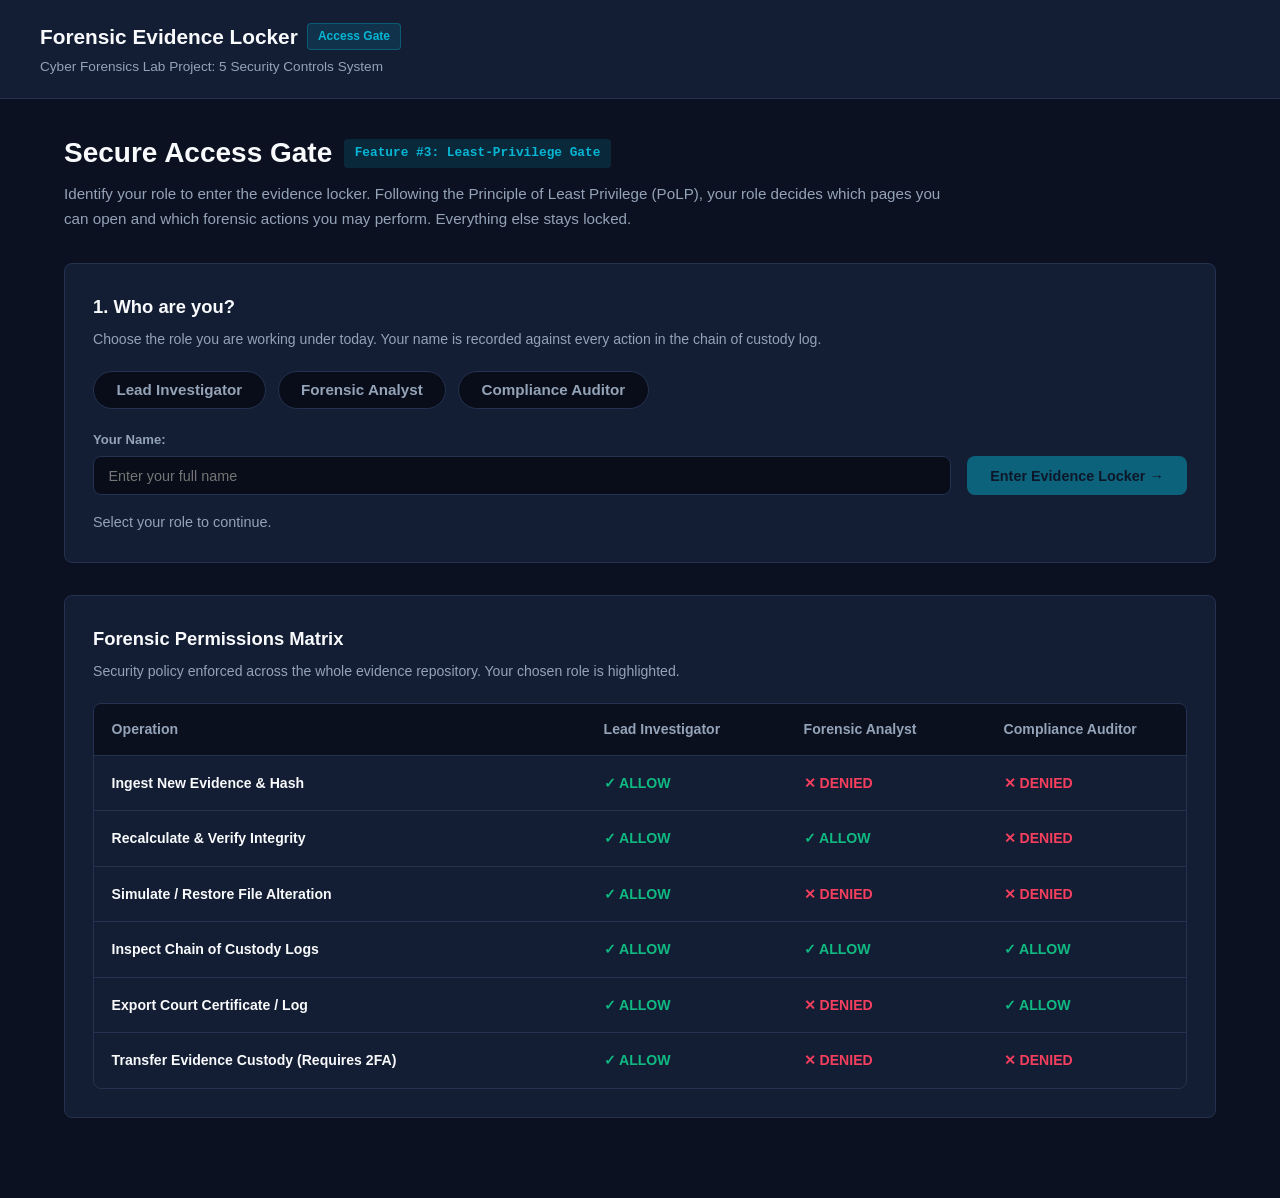
<file: index.html>
<!DOCTYPE html>
<html lang="en">
<head>
  <meta charset="UTF-8">
  <meta name="viewport" content="width=device-width, initial-scale=1.0">
  <title>Evidence Vault - Forensic Evidence Locker</title>
  <link rel="stylesheet" href="styles.css">
  <link rel="stylesheet" href="access.css">
</head>
<body>

  <!-- SITE HEADER & 4-PAGE NAVIGATION -->
  <header class="site-header">
    <div class="header-container">
      <div>
        <div class="brand-title">
          Forensic Evidence Locker <span class="badge">Page 1 of 5</span>
        </div>
        <div class="brand-desc">
          Cyber Forensics Lab Project: 5 Security Controls System
        </div>
      </div>
      <nav class="main-nav">
        <a href="index.html" class="nav-link active">1. Evidence Vault</a>
        <a href="integrity-verifier.html" class="nav-link">2. Integrity Verifier</a>
        <a href="chain-of-custody.html" class="nav-link">3. Chain of Custody</a>
        <a href="rbac-console.html" class="nav-link">4. Access Control</a>
        <a href="security-gateway.html" class="nav-link">5. 2FA &amp; Sanitization</a>
      </nav>
    </div>
  </header>

  <main class="page-container">
    <!-- PAGE TITLE -->
    <div class="page-intro">
      <h1>
        Digital Evidence Ingestion &amp; Vault
        <span class="page-tag">Feature #1: SHA-256 Hashing</span>
      </h1>
      <p>
        Upload forensic files, automatically generate SHA-256 cryptographic hashes upon ingestion, and store digital evidence with unbroken chain of custody records.
      </p>
    </div>

    <!-- SECTION 1: UPLOAD & AUTOMATIC HASHING -->
    <section class="card" data-perm="UPLOAD_EVIDENCE">
      <h2 class="card-title">1. Ingest Evidence File</h2>
      <p class="card-subtitle">
        Select any evidence file (disk dump, PCAP trace, or event log). The browser automatically calculates its SHA-256 cryptographic hash before storing it.
      </p>

      <div class="upload-box">
        <p>Choose an evidence file to compute its SHA-256 hash:</p>
        <input type="file" id="fileUploadInput" style="margin-bottom: 1rem;">
      </div>

      <div class="upload-form-row">
        <div class="form-group">
          <label for="investigatorName">Investigator (Signed-in User):</label>
          <input type="text" id="investigatorName" class="form-input" value="Officer Alex Turner">
        </div>
        <div class="form-group">
          <label for="caseNumber">Case Reference Number:</label>
          <input type="text" id="caseNumber" class="form-input" value="CASE-2026-081">
        </div>
        <div class="form-group" style="justify-content: flex-end;">
          <button type="button" class="btn btn-primary" onclick="handleEvidenceUpload()">
            Ingest &amp; Generate Hash
          </button>
        </div>
      </div>
    </section>

    <!-- SECTION 2: EVIDENCE INVENTORY -->
    <section class="card">
      <div style="display: flex; justify-content: space-between; align-items: center; margin-bottom: 1rem; flex-wrap: wrap; gap: 0.5rem;">
        <div>
          <h2 class="card-title">2. Stored Evidence Inventory</h2>
          <p class="card-subtitle" style="margin-bottom: 0;">
            List of stored evidence items with baseline SHA-256 digests and integrity status.
          </p>
        </div>
        <button class="btn btn-secondary btn-sm" data-perm="UPLOAD_EVIDENCE" onclick="resetToSampleEvidence()">
          Reload Sample Data
        </button>
      </div>

      <div class="evidence-list" id="evidenceContainer">
        <!-- Rendered dynamically via app.js -->
      </div>
    </section>

    <!-- FOOTER NAVIGATION -->
    <div class="page-footer-nav">
      <span style="color: var(--text-muted); font-size: 0.88rem;">Step 1 of 5: Evidence Ingestion Completed</span>
      <a href="integrity-verifier.html" class="btn btn-secondary">
        Next: 2. Live Integrity Verifier &amp; Tamper Lab →
      </a>
    </div>
  </main>

  <div id="toastNotification" class="toast-msg"></div>

  <script src="app.js"></script>
  <script>
    document.addEventListener('DOMContentLoaded', () => {
      initEvidencePage();
    });
  </script>
</body>
</html>
</file>
<file: styles.css>
/* ==========================================================================
   FORENSIC EVIDENCE LOCKER - DESIGN SYSTEM & STYLESHEET
   Clean Dark Tech Theme | Zero text overlap | Generous spacing | Responsive
   ========================================================================== */

:root {
  --bg-main: #0b1120;
  --bg-card: #131d33;
  --bg-card-hover: #17233e;
  --bg-input: #080d19;
  --border-color: #24324f;
  --border-focus: #0ea5e9;

  --text-primary: #f8fafc;
  --text-secondary: #94a3b8;
  --text-muted: #64748b;

  --cyan: #06b6d4;
  --emerald: #10b981;
  --rose: #f43f5e;
  --amber: #f59e0b;
  --purple: #a855f7;

  --font-family: -apple-system, BlinkMacSystemFont, "Segoe UI", Roboto, Helvetica, Arial, sans-serif;
  --font-mono: "Consolas", "Courier New", monospace;

  --radius: 8px;
  --transition: all 0.2s ease-in-out;
}

*, *::before, *::after {
  box-sizing: border-box;
  margin: 0;
  padding: 0;
}

body {
  font-family: var(--font-family);
  background-color: var(--bg-main);
  color: var(--text-primary);
  line-height: 1.6;
  min-height: 100vh;
  padding-bottom: 3rem;
}

/* ==========================================================================
   HEADER & 5-PAGE NAVIGATION
   ========================================================================== */

.site-header {
  background-color: var(--bg-card);
  border-bottom: 1px solid var(--border-color);
  padding: 1.25rem 2rem;
  margin-bottom: 2rem;
}

.header-container {
  max-width: 1200px;
  margin: 0 auto;
  display: flex;
  justify-content: space-between;
  align-items: center;
  flex-wrap: wrap;
  gap: 1.25rem;
}

.brand-title {
  font-size: 1.3rem;
  font-weight: 700;
  color: var(--text-primary);
  display: flex;
  align-items: center;
  gap: 0.6rem;
}

.brand-title span.badge {
  font-size: 0.75rem;
  background-color: rgba(6, 182, 212, 0.15);
  color: var(--cyan);
  padding: 0.2rem 0.6rem;
  border-radius: 4px;
  font-weight: 600;
  border: 1px solid rgba(6, 182, 212, 0.3);
}

.brand-desc {
  font-size: 0.85rem;
  color: var(--text-secondary);
  margin-top: 0.2rem;
}

.main-nav {
  display: flex;
  align-items: center;
  gap: 0.5rem;
  flex-wrap: wrap;
}

.nav-link {
  display: inline-flex;
  align-items: center;
  gap: 0.4rem;
  padding: 0.55rem 0.95rem;
  border-radius: var(--radius);
  font-size: 0.85rem;
  font-weight: 600;
  text-decoration: none;
  color: var(--text-secondary);
  background-color: transparent;
  border: 1px solid transparent;
  transition: var(--transition);
  white-space: nowrap;
}

.nav-link:hover {
  color: var(--text-primary);
  background-color: rgba(255, 255, 255, 0.05);
}

.nav-link.active {
  color: var(--cyan);
  background-color: rgba(6, 182, 212, 0.12);
  border-color: rgba(6, 182, 212, 0.3);
}

/* ==========================================================================
   PAGE CONTAINER & LAYOUT
   ========================================================================== */

.page-container {
  max-width: 1200px;
  margin: 0 auto;
  padding: 0 1.5rem;
}

.page-intro {
  margin-bottom: 2rem;
}

.page-intro h1 {
  font-size: 1.75rem;
  font-weight: 700;
  margin-bottom: 0.4rem;
  color: var(--text-primary);
  display: flex;
  align-items: center;
  gap: 0.75rem;
  flex-wrap: wrap;
}

.page-intro h1 span.page-tag {
  font-size: 0.8rem;
  font-family: var(--font-mono);
  background-color: rgba(6, 182, 212, 0.15);
  color: var(--cyan);
  padding: 0.25rem 0.65rem;
  border-radius: 4px;
  font-weight: 600;
}

.page-intro p {
  color: var(--text-secondary);
  font-size: 0.95rem;
  max-width: 900px;
}

/* ==========================================================================
   CARDS & PANELS
   ========================================================================== */

.card {
  background-color: var(--bg-card);
  border: 1px solid var(--border-color);
  border-radius: var(--radius);
  padding: 1.75rem;
  margin-bottom: 2rem;
}

.card-title {
  font-size: 1.15rem;
  font-weight: 600;
  color: var(--text-primary);
  margin-bottom: 0.5rem;
  display: flex;
  align-items: center;
  gap: 0.6rem;
}

.card-subtitle {
  font-size: 0.88rem;
  color: var(--text-secondary);
  margin-bottom: 1.25rem;
  line-height: 1.5;
}

.grid-two-col {
  display: grid;
  grid-template-columns: 1fr 1fr;
  gap: 1.5rem;
}

@media (max-width: 850px) {
  .grid-two-col {
    grid-template-columns: 1fr;
  }
}

/* ==========================================================================
   FORMS & INPUTS
   ========================================================================== */

.form-group {
  display: flex;
  flex-direction: column;
  gap: 0.4rem;
  text-align: left;
  flex: 1;
  min-width: 220px;
}

.form-group label {
  font-size: 0.82rem;
  color: var(--text-secondary);
  font-weight: 600;
}

.form-input {
  background-color: var(--bg-input);
  border: 1px solid var(--border-color);
  border-radius: var(--radius);
  color: var(--text-primary);
  padding: 0.65rem 0.9rem;
  font-size: 0.9rem;
  outline: none;
  font-family: inherit;
  transition: var(--transition);
}

.form-input:focus {
  border-color: var(--cyan);
}

.upload-box {
  border: 2px dashed var(--border-color);
  background-color: rgba(8, 13, 25, 0.5);
  border-radius: var(--radius);
  padding: 2rem;
  text-align: center;
  margin-bottom: 1.5rem;
  transition: var(--transition);
}

.upload-box:hover {
  border-color: var(--cyan);
}

.upload-box p {
  color: var(--text-secondary);
  font-size: 0.9rem;
  margin-bottom: 1rem;
}

.upload-form-row {
  display: flex;
  gap: 1rem;
  flex-wrap: wrap;
  margin-top: 1.25rem;
}

/* ==========================================================================
   BUTTONS
   ========================================================================== */

.btn {
  display: inline-flex;
  align-items: center;
  justify-content: center;
  gap: 0.5rem;
  padding: 0.65rem 1.25rem;
  border-radius: var(--radius);
  font-size: 0.9rem;
  font-weight: 600;
  cursor: pointer;
  border: 1px solid transparent;
  transition: var(--transition);
  text-decoration: none;
}

.btn-primary {
  background-color: var(--cyan);
  color: #04121d;
}

.btn-primary:hover {
  background-color: #22d3ee;
}

.btn-secondary {
  background-color: rgba(255, 255, 255, 0.06);
  color: var(--text-primary);
  border-color: var(--border-color);
}

.btn-secondary:hover {
  background-color: rgba(255, 255, 255, 0.12);
}

.btn-danger {
  background-color: rgba(244, 63, 94, 0.15);
  color: #fda4af;
  border-color: rgba(244, 63, 94, 0.3);
}

.btn-danger:hover {
  background-color: rgba(244, 63, 94, 0.25);
  color: #fff;
}

.btn-sm {
  padding: 0.4rem 0.8rem;
  font-size: 0.82rem;
}

/* ==========================================================================
   EVIDENCE CARDS & HASH DISPLAYS
   ========================================================================== */

.evidence-list {
  display: flex;
  flex-direction: column;
  gap: 1.25rem;
}

.evidence-card {
  background-color: rgba(8, 13, 25, 0.6);
  border: 1px solid var(--border-color);
  border-radius: var(--radius);
  padding: 1.25rem 1.5rem;
  transition: var(--transition);
}

.evidence-card:hover {
  border-color: #3b507a;
}

.evidence-header {
  display: flex;
  justify-content: space-between;
  align-items: flex-start;
  flex-wrap: wrap;
  gap: 0.75rem;
  margin-bottom: 0.75rem;
}

.evidence-title-area {
  display: flex;
  flex-direction: column;
  gap: 0.2rem;
}

.evidence-filename {
  font-size: 1.05rem;
  font-weight: 600;
  color: var(--text-primary);
}

.evidence-meta {
  font-size: 0.82rem;
  color: var(--text-muted);
}

.status-tag {
  display: inline-block;
  font-size: 0.78rem;
  font-weight: 700;
  padding: 0.25rem 0.65rem;
  border-radius: 4px;
}

.status-tag.verified {
  background-color: rgba(16, 185, 129, 0.15);
  color: var(--emerald);
  border: 1px solid rgba(16, 185, 129, 0.3);
}

.status-tag.tampered {
  background-color: rgba(244, 63, 94, 0.15);
  color: var(--rose);
  border: 1px solid rgba(244, 63, 94, 0.3);
}

.hash-container {
  background-color: var(--bg-main);
  border: 1px solid var(--border-color);
  border-radius: 6px;
  padding: 0.75rem 1rem;
  margin: 0.75rem 0;
}

.hash-label {
  font-size: 0.75rem;
  color: var(--text-muted);
  text-transform: uppercase;
  font-weight: 600;
  margin-bottom: 0.3rem;
}

.hash-value {
  font-family: var(--font-mono);
  font-size: 0.85rem;
  color: var(--cyan);
  word-break: break-all;
  line-height: 1.4;
}

.evidence-actions {
  display: flex;
  gap: 0.75rem;
  flex-wrap: wrap;
  margin-top: 1rem;
  padding-top: 0.75rem;
  border-top: 1px solid var(--border-color);
}

/* ==========================================================================
   INTEGRITY COMPARISON BOX (PAGE 2)
   ========================================================================== */

.comparison-box {
  display: grid;
  grid-template-columns: 1fr 1fr;
  gap: 1.25rem;
  margin-bottom: 1.5rem;
}

@media (max-width: 768px) {
  .comparison-box {
    grid-template-columns: 1fr;
  }
}

.hash-block {
  background-color: var(--bg-input);
  border: 1px solid var(--border-color);
  border-radius: var(--radius);
  padding: 1.25rem;
}

.verdict-box {
  padding: 1.25rem;
  border-radius: var(--radius);
  text-align: center;
  font-weight: 600;
  margin-top: 1.25rem;
}

.verdict-box.intact {
  background-color: rgba(16, 185, 129, 0.12);
  color: var(--emerald);
  border: 1px solid rgba(16, 185, 129, 0.35);
}

.verdict-box.altered {
  background-color: rgba(244, 63, 94, 0.12);
  color: var(--rose);
  border: 1px solid rgba(244, 63, 94, 0.35);
}

/* ==========================================================================
   TABLES (PAGE 3 & 4)
   ========================================================================== */

.table-responsive {
  width: 100%;
  overflow-x: auto;
  border-radius: var(--radius);
  border: 1px solid var(--border-color);
}

.clean-table {
  width: 100%;
  border-collapse: collapse;
  text-align: left;
  font-size: 0.88rem;
}

.clean-table th {
  background-color: rgba(8, 13, 25, 0.8);
  padding: 0.9rem 1.1rem;
  color: var(--text-secondary);
  font-weight: 600;
  border-bottom: 1px solid var(--border-color);
}

.clean-table td {
  padding: 1rem 1.1rem;
  border-bottom: 1px solid var(--border-color);
  color: var(--text-primary);
  vertical-align: middle;
}

.clean-table tr:last-child td {
  border-bottom: none;
}

.clean-table tr:hover {
  background-color: rgba(255, 255, 255, 0.02);
}

/* ==========================================================================
   STAT SUMMARY TILES
   ========================================================================== */

.stats-row {
  display: grid;
  grid-template-columns: repeat(auto-fit, minmax(200px, 1fr));
  gap: 1.25rem;
  margin-bottom: 2rem;
}

.stat-tile {
  background-color: var(--bg-card);
  border: 1px solid var(--border-color);
  border-radius: var(--radius);
  padding: 1.25rem;
}

.stat-label {
  font-size: 0.82rem;
  color: var(--text-secondary);
  margin-bottom: 0.4rem;
}

.stat-number {
  font-size: 1.75rem;
  font-weight: 700;
  color: var(--cyan);
}

/* ==========================================================================
   PAGE 4: RBAC CONSOLE STYLES
   ========================================================================== */

.role-badge-pill {
  font-size: 0.82rem;
  font-weight: 700;
  padding: 0.35rem 0.85rem;
  border-radius: 9999px;
  background-color: rgba(6, 182, 212, 0.15);
  color: var(--cyan);
  border: 1px solid rgba(6, 182, 212, 0.3);
}

.perm-allow {
  color: var(--emerald);
  font-weight: 700;
}

.perm-deny {
  color: var(--rose);
  font-weight: 700;
}

/* ==========================================================================
   PAGE 5: TOTP & SANITIZATION STYLES
   ========================================================================== */

.totp-box {
  background-color: rgba(8, 13, 25, 0.7);
  border: 1px solid var(--border-color);
  border-radius: var(--radius);
  padding: 2rem;
  text-align: center;
  display: flex;
  flex-direction: column;
  align-items: center;
  gap: 1rem;
}

.totp-digits {
  font-family: var(--font-mono);
  font-size: 2.25rem;
  font-weight: 700;
  letter-spacing: 0.25em;
  color: #c084fc;
  background-color: rgba(168, 85, 247, 0.1);
  padding: 0.5rem 1.5rem;
  border-radius: var(--radius);
  border: 1px solid rgba(168, 85, 247, 0.35);
}

.totp-timer {
  font-size: 0.85rem;
  color: var(--text-secondary);
  font-family: var(--font-mono);
}

.sanitized-preview-box {
  background-color: var(--bg-input);
  border: 1px solid var(--border-color);
  border-radius: var(--radius);
  padding: 1rem 1.25rem;
  font-family: var(--font-mono);
  font-size: 0.88rem;
}

/* ==========================================================================
   FOOTER NAVIGATION BAR
   ========================================================================== */

.page-footer-nav {
  display: flex;
  justify-content: space-between;
  align-items: center;
  flex-wrap: wrap;
  gap: 1rem;
  margin-top: 2rem;
  padding-top: 1.5rem;
  border-top: 1px solid var(--border-color);
}

/* ==========================================================================
   TOAST MESSAGE NOTIFICATION
   ========================================================================== */

.toast-msg {
  position: fixed;
  bottom: 1.5rem;
  right: 1.5rem;
  background-color: var(--bg-card);
  border: 1px solid var(--cyan);
  color: var(--text-primary);
  padding: 0.9rem 1.4rem;
  border-radius: var(--radius);
  box-shadow: 0 10px 25px rgba(0, 0, 0, 0.5);
  font-size: 0.9rem;
  display: none;
  z-index: 1000;
}
</file>
<file: access.css>
/* ==========================================================================
   ACCESS CONTROL (Feature #3: Least-Privilege Gate)
   Styles for login.html, the signed-in session bar, locked links/buttons
   and the Access Denied panel. Uses the colour variables from styles.css.
   ========================================================================== */

/* ---------- Session bar (shown under the header on every inner page) ------ */

.ac-session-bar {
  background-color: rgba(6, 182, 212, 0.07);
  border-bottom: 1px solid var(--border-color);
}

.ac-session-inner {
  max-width: 1200px;
  margin: 0 auto;
  padding: 0.6rem 1.5rem;
  display: flex;
  justify-content: space-between;
  align-items: center;
  flex-wrap: wrap;
  gap: 0.75rem;
}

.ac-session-who {
  display: flex;
  align-items: center;
  flex-wrap: wrap;
  gap: 0.6rem;
  font-size: 0.88rem;
  color: var(--text-secondary);
}

.ac-session-who strong {
  color: var(--text-primary);
}

.ac-session-meta {
  font-size: 0.78rem;
  color: var(--text-muted);
}

.ac-session-actions {
  display: flex;
  gap: 0.5rem;
}

.ac-role-pill {
  font-size: 0.78rem;
  font-weight: 700;
  padding: 0.2rem 0.7rem;
  border-radius: 9999px;
  background-color: rgba(6, 182, 212, 0.15);
  color: var(--cyan);
  border: 1px solid rgba(6, 182, 212, 0.3);
}

/* ---------- Locked links and controls ------------------------------------ */

a.ac-locked {
  opacity: 0.45;
  cursor: not-allowed;
}

a.ac-locked::before {
  content: "\1F512";
  font-size: 0.8em;
  margin-right: 0.3rem;
}

.ac-perm-locked:disabled,
button.ac-perm-locked {
  opacity: 0.4;
  cursor: not-allowed;
}

.ac-lock-note {
  display: block;
  margin-bottom: 1rem;
  padding: 0.7rem 1rem;
  font-size: 0.85rem;
  border-radius: var(--radius);
  color: #fda4af;
  background-color: rgba(244, 63, 94, 0.08);
  border: 1px solid rgba(244, 63, 94, 0.3);
}

/* ---------- Access Denied panel ------------------------------------------ */

.ac-denied {
  text-align: center;
  padding: 3rem 1.5rem;
}

.ac-denied-icon {
  font-size: 2.5rem;
  margin-bottom: 0.5rem;
}

.ac-denied h1 {
  font-size: 1.6rem;
  color: var(--rose);
  margin-bottom: 0.75rem;
}

.ac-denied p {
  color: var(--text-secondary);
  margin-bottom: 0.5rem;
}

.ac-denied-reason {
  font-size: 0.9rem;
  color: var(--text-muted);
}

.ac-denied-actions {
  margin-top: 1.5rem;
  display: flex;
  gap: 0.75rem;
  justify-content: center;
  flex-wrap: wrap;
}

/* ---------- Login page ---------------------------------------------------- */

.ac-login-existing {
  display: none;
  margin-bottom: 1.25rem;
  padding: 0.7rem 1rem;
  font-size: 0.88rem;
  border-radius: var(--radius);
  color: var(--cyan);
  background-color: rgba(6, 182, 212, 0.08);
  border: 1px solid rgba(6, 182, 212, 0.3);
}

.ac-role-cards {
  display: flex;
  flex-wrap: wrap;
  gap: 0.75rem;
  margin: 1.25rem 0;
}

.ac-role-choice {
  font-family: inherit;
  font-size: 0.95rem;
  font-weight: 600;
  padding: 0.6rem 1.4rem;
  border-radius: 9999px;
  border: 1.5px solid var(--border-color);
  background-color: var(--bg-input);
  color: var(--text-secondary);
  cursor: pointer;
  transition: var(--transition);
}

.ac-role-choice:hover {
  border-color: var(--border-focus);
  color: var(--text-primary);
}

.ac-role-choice.selected {
  border-color: var(--cyan);
  background-color: rgba(6, 182, 212, 0.15);
  color: var(--cyan);
  box-shadow: 0 0 0 3px rgba(6, 182, 212, 0.15);
}

.ac-login-row {
  display: flex;
  align-items: flex-end;
  gap: 1rem;
  flex-wrap: wrap;
}

.ac-login-row .form-group {
  flex: 1 1 260px;
}

.ac-login-summary {
  margin-top: 1rem;
  font-size: 0.9rem;
  color: var(--text-secondary);
}

.btn:disabled {
  opacity: 0.45;
  cursor: not-allowed;
}

/* Highlight the chosen role's column in the matrix */
.clean-table th.ac-col-active,
.clean-table td.ac-col-active {
  background-color: rgba(6, 182, 212, 0.1);
}

/* Allow / deny colours inside the matrix (beats the .clean-table td colour) */
.clean-table td.perm-allow { color: var(--emerald); font-weight: 700; }
.clean-table td.perm-deny  { color: var(--rose); font-weight: 700; }
</file>
